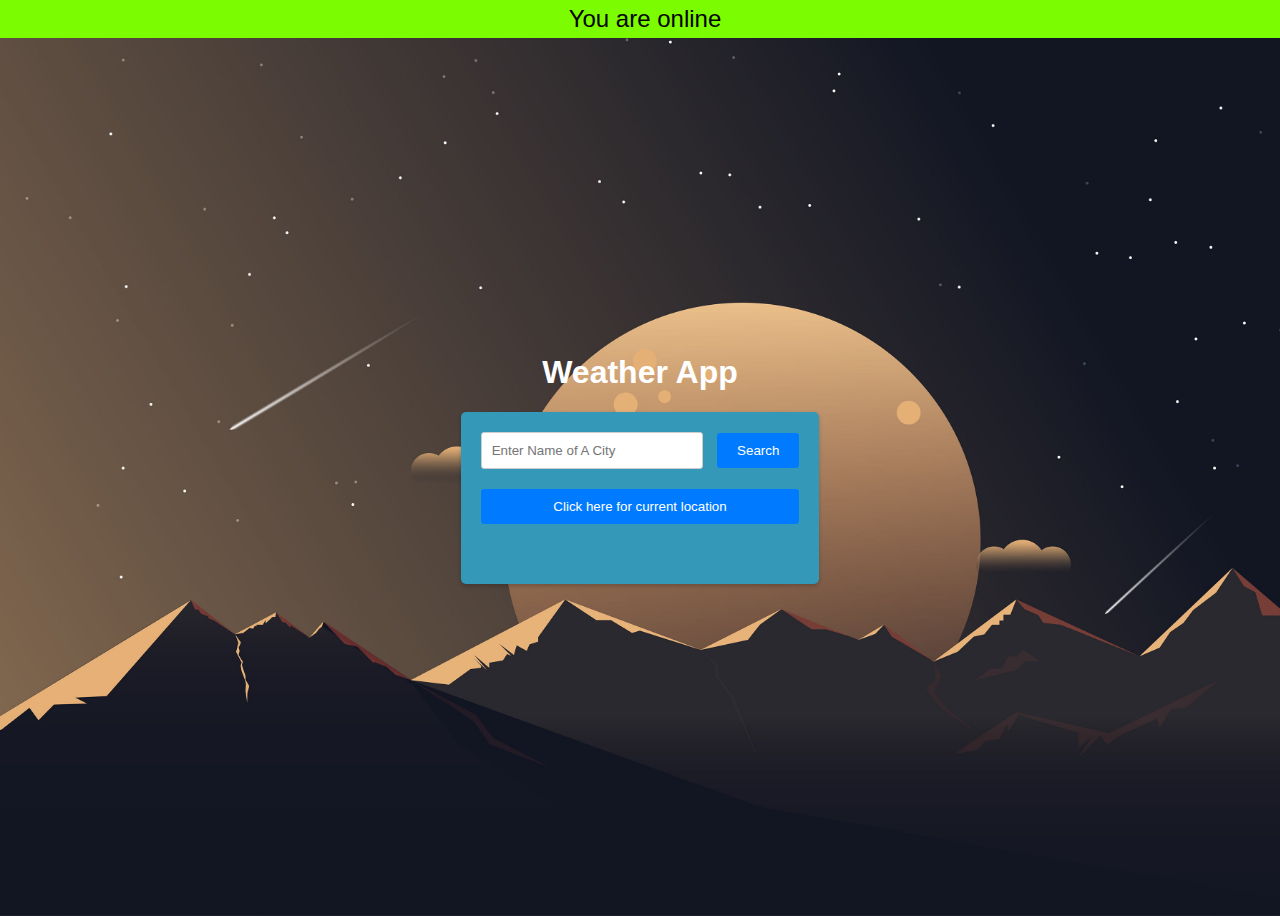
<file: Weather_app/index.html>
<!DOCTYPE html>
<html lang="en">
  <head>
    <meta charset="UTF-8" />
    <meta http-equiv="X-UA-Compatible" content="IE=edge" />
    <meta name="viewport" content="width=device-width, initial-scale=1.0" />
    <title>Document</title>
    <link rel="stylesheet" href="style.css" />
    <!--<link rel="stylesheet" href="offline-language-english.min.css" />-->
  </head>
  <body>
    <div id="internetStatus"></div>
    <div class="container">
      <h1 class="head">Weather App</h1>
      <div class="weather-card">
        <div class="sb">
          <input type="text" id="search" placeholder="Enter Name of A City" />
          <button id="searchBtn">Search</button>
        </div>
        <button id="geo">Click here for current location</button>
        <div id="result"></div>
      </div>
    </div>
  <script src="script.js"></script>
  <script src="status.js"></script>
  <script src="current.js"></script>
</html>
</file>
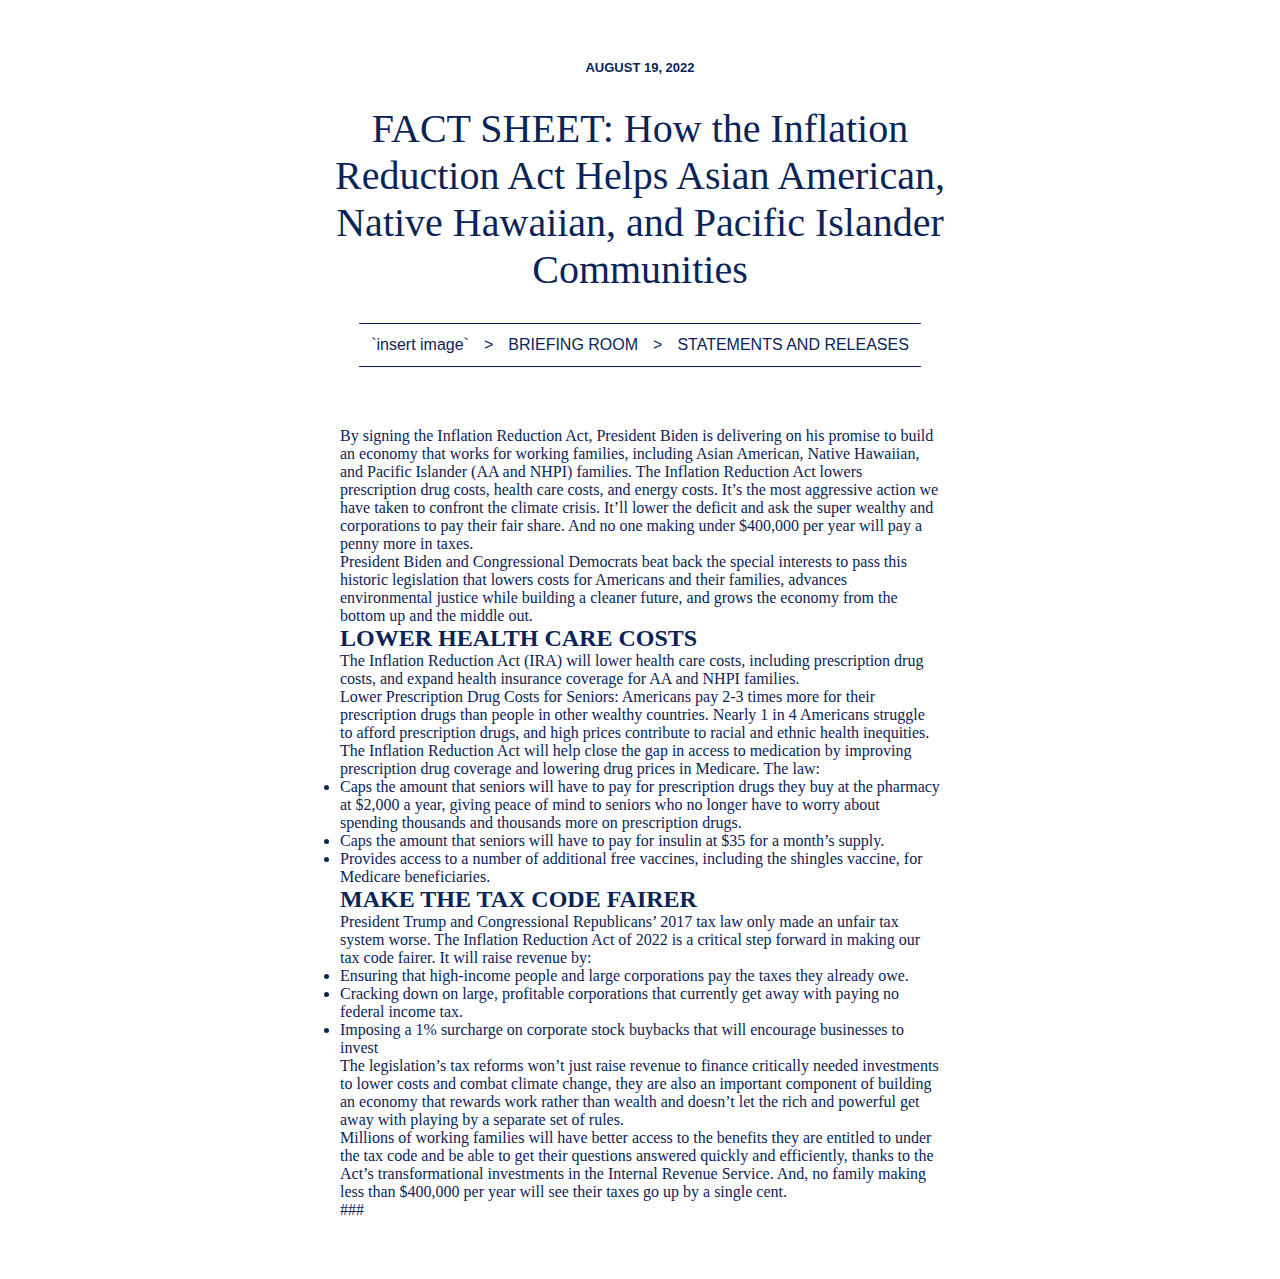
<file: Whitehouse/index.html>
<!DOCTYPE html>
<html lang="en">
  <head>
    <meta charset="UTF-8" />
    <meta http-equiv="X-UA-Compatible" content="IE=edge" />
    <meta name="viewport" content="width=device-width, initial-scale=1.0" />
    <title>Question 2</title>
    <link rel="stylesheet" href="styles.css" />
  </head>

  <body>
    <header>
      <div class="container">
        <!-- td = top date class -->
        <p class="td">AUGUST 19, 2022</p>
        <h1>
          FACT SHEET: How the Inflation Reduction Act Helps Asian American,
          Native Hawaiian, and Pacific Islander Communities
        </h1>
        <div class="breadcrumb">
          <p class="t">`insert image`</p>
          <p>></p>
          <p class="t">BRIEFING ROOM</p>
          <p>></p>
          <p class="t">STATEMENTS AND RELEASES</p>
        </div>
      </div>
    </header>

    <div class="content">
      <div class="bottom">
        <div class="introduction">
          <p>
            By signing the Inflation Reduction Act, President Biden is
            delivering on his promise to build an economy that works for working
            families, including Asian American, Native Hawaiian, and Pacific
            Islander (AA and NHPI) families. The Inflation Reduction Act lowers
            prescription drug costs, health care costs, and energy costs. It’s
            the most aggressive action we have taken to confront the climate
            crisis. It’ll lower the deficit and ask the super wealthy and
            corporations to pay their fair share. And no one making under
            $400,000 per year will pay a penny more in taxes.
          </p>
          <p>
            President Biden and Congressional Democrats beat back the special
            interests to pass this historic legislation that lowers costs for
            Americans and their families, advances environmental justice while
            building a cleaner future, and grows the economy from the bottom up
            and the middle out.
          </p>
        </div>

        <div class="first-section">
          <h2>LOWER HEALTH CARE COSTS</h2>
          <p>
            The Inflation Reduction Act (IRA) will lower health care costs,
            including prescription drug costs, and expand health insurance
            coverage for AA and NHPI families.
          </p>

          <p>
            Lower Prescription Drug Costs for Seniors: Americans pay 2-3 times
            more for their prescription drugs than people in other wealthy
            countries. Nearly 1 in 4 Americans struggle to afford prescription
            drugs, and high prices contribute to racial and ethnic health
            inequities. The Inflation Reduction Act will help close the gap in
            access to medication by improving prescription drug coverage and
            lowering drug prices in Medicare. The law:
          </p>

          <ul>
            <li>
              Caps the amount that seniors will have to pay for prescription
              drugs they buy at the pharmacy at $2,000 a year, giving peace of
              mind to seniors who no longer have to worry about spending
              thousands and thousands more on prescription drugs.
            </li>

            <li>
              Caps the amount that seniors will have to pay for insulin at $35
              for a month’s supply.
            </li>

            <li>
              Provides access to a number of additional free vaccines, including
              the shingles vaccine, for Medicare beneficiaries.
            </li>
          </ul>
        </div>

        <div class="second-section">
          <h2>MAKE THE TAX CODE FAIRER</h2>

          <p>
            President Trump and Congressional Republicans’ 2017 tax law only
            made an unfair tax system worse. The Inflation Reduction Act of 2022
            is a critical step forward in making our tax code fairer. It will
            raise revenue by:
          </p>

          <ul>
            <li>
              Ensuring that high-income people and large corporations pay the
              taxes they already owe.
            </li>

            <li>
              Cracking down on large, profitable corporations that currently get
              away with paying no federal income tax.
            </li>

            <li>
              Imposing a 1% surcharge on corporate stock buybacks that will
              encourage businesses to invest
            </li>
          </ul>

          <p>
            The legislation’s tax reforms won’t just raise revenue to finance
            critically needed investments to lower costs and combat climate
            change, they are also an important component of building an economy
            that rewards work rather than wealth and doesn’t let the rich and
            powerful get away with playing by a separate set of rules.
          </p>

          <p>
            Millions of working families will have better access to the benefits
            they are entitled to under the tax code and be able to get their
            questions answered quickly and efficiently, thanks to the Act’s
            transformational investments in the Internal Revenue Service. And,
            no family making less than $400,000 per year will see their taxes go
            up by a single cent.
          </p>

          <p class="last">###</p>
        </div>
      </div>
    </div>
  </body>
</html>
</file>
<file: Weather_app/style.css>
body {
  font-family: Arial, sans-serif;
  background-image: url("wallpaperflare.com_wallpaper\ \(1\).jpg");
  background-size: cover;
}

.container {
  display: flex;
  flex-direction: column;
  justify-content: center;
  align-items: center;
  height: 100vh;
}

body > div > h1 {
  color: #fff;
}

#internetStatus {
  position: fixed;
  top: 0px;
  left: 0px;
  width: 100%;
  padding: 5px;
  text-align: center;
  font-family: Arial, Helvetica, sans-serif;
  font-size: x-large;
  color: rgb(0, 0, 0);
}

.weather-card {
  background-color: #3499b8;
  padding: 20px;
  border-radius: 5px;
  box-shadow: 0 2px 4px rgba(0, 0, 0, 0.2);
  display: flex;
  flex-direction: column;
  gap: 20px;
}

input[type="text"] {
  padding: 10px;
  margin-right: 10px;
  width: 200px;
  border-radius: 3px;
  border: 1px solid #ccc;
}

button {
  padding: 10px 20px;
  background-color: #007bff;
  color: #fff;
  border: none;
  border-radius: 3px;
  cursor: pointer;
}

#result {
  margin-top: 20px;
}
</file>
<file: Whitehouse/styles.css>
* {
  margin: 0px;
  padding: 0px;
  box-sizing: border-box;
}

body {
  margin: 0px;
  padding: 0px;
  box-sizing: border-box;
  display: flex;
  flex-direction: column;
}

.container {
  padding-top: 60px;
  padding-bottom: 60px;
  display: flex;
  flex-direction: column;
  align-items: center;
  text-align: center;
  gap: 30px;
}

.content {
  padding-bottom: 60px;
  display: flex;
  flex-direction: column;
  align-items: center;
  align-self: center;
  color: #0a2458;
  max-width: 600px;
  font-family: "Times New Roman", Times, serif;
}

.bottom {
}

.td {
  font-family: Arial, Helvetica, sans-serif;
  font-size: 13px;
  font-weight: 550;
  color: #0a2458;
}

.container > h1 {
  font-family: "Times New Roman", Times, serif;
  color: #0a2458;
  max-width: 700px;
}

.breadcrumb {
  color: #0a2458;
  font-family: Arial, Helvetica, sans-serif;
  padding: 12px;
  border-style: solid;
  border-width: 1px;
  border-left: none;
  border-right: none;
  gap: 15px;
}

@media (min-width: 992px) {
  .container > h1 {
    font-size: 55px;
  }
}

@media (min-width: 760px) {
  .container > h1 {
    font-size: 40px;
    font-weight: 300;
  }
  .breadcrumb {
    color: #0a2458;
    font-family: Arial, Helvetica, sans-serif;
    padding: 12px;
    border-style: solid;
    border-width: 1px;
    border-left: none;
    border-right: none;
    gap: 15px;
  }
}
@media (min-width: 640px) {
  .breadcrumb {
    display: flex;
  }
}

.last {
  justify-content: center;
}
</file>
